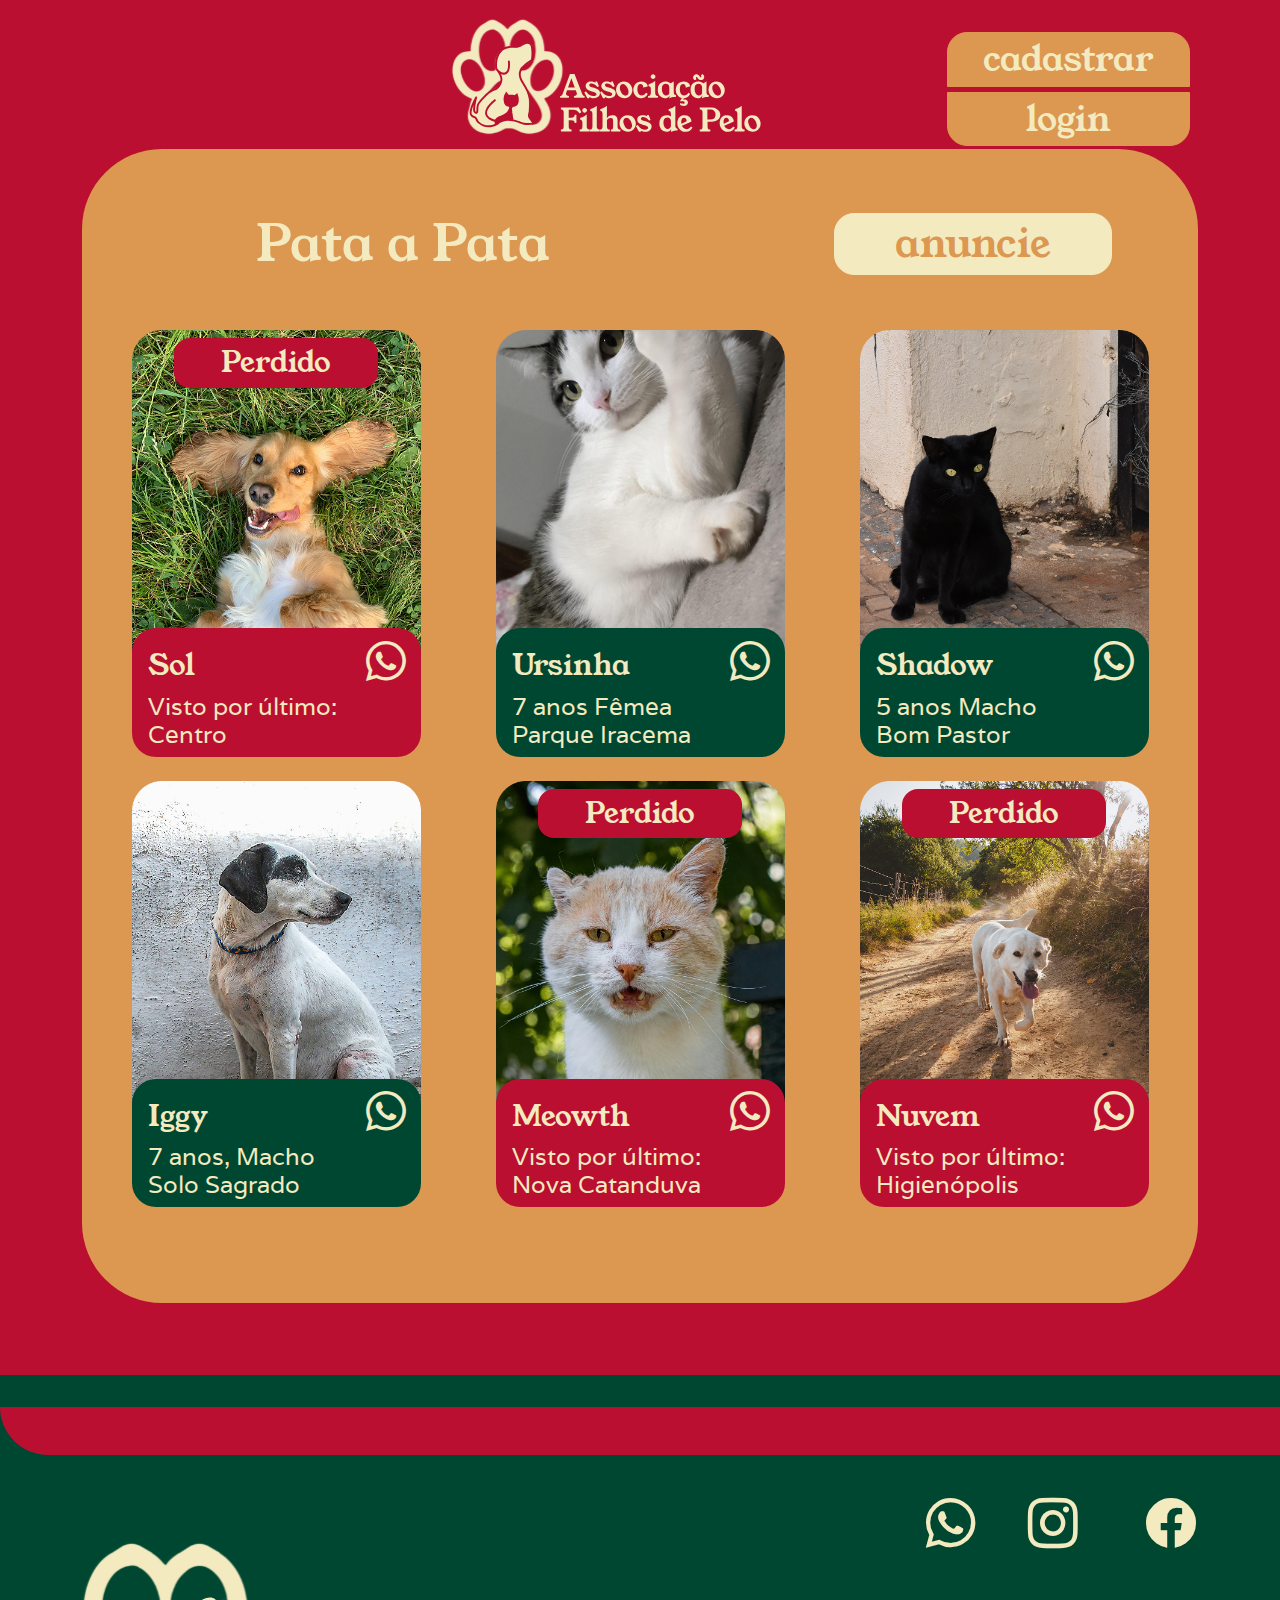
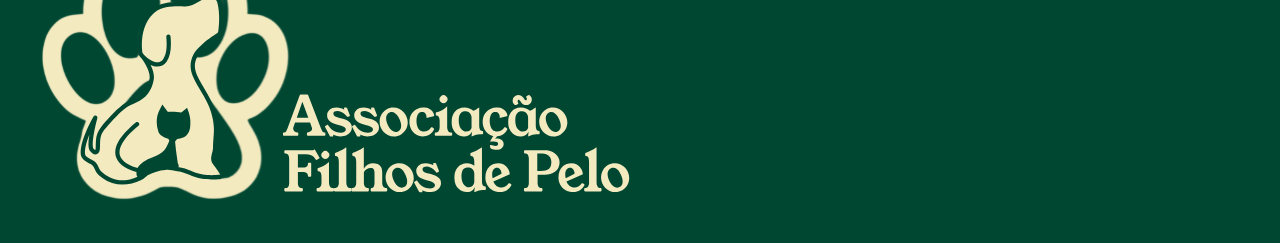
<file: painel.html>
<!--<?php
    require_once('config/conexao.php');
?>-->
<!DOCTYPE html>
<html lang="pt">

<head>
    <meta charset="UTF-8">
    <meta name="viewport" content="width=device-width, initial-scale=1.0">
    <title>Painel de Adoção</title>

    <link rel="shortcut icon" type="png" href="./assets/img/Logo.png">

    <link href="https://cdn.jsdelivr.net/npm/bootstrap@5.3.3/dist/css/bootstrap.min.css" rel="stylesheet"
        integrity="sha384-QWTKZyjpPEjISv5WaRU9OFeRpok6YctnYmDr5pNlyT2bRjXh0JMhjY6hW+ALEwIH" crossorigin="anonymous">
    <link rel="stylesheet" href="https://cdn.jsdelivr.net/npm/bootstrap-icons@1.11.3/font/bootstrap-icons.min.css">
    <script src="https://cdn.jsdelivr.net/npm/bootstrap@5.3.3/dist/js/bootstrap.bundle.min.js"
        integrity="sha384-YvpcrYf0tY3lHB60NNkmXc5s9fDVZLESaAA55NDzOxhy9GkcIdslK1eN7N6jIeHz"
        crossorigin="anonymous"></script>

    <link rel="preconnect" href="https://fonts.googleapis.com">
    <link rel="preconnect" href="https://fonts.gstatic.com" crossorigin>
    <link href="https://fonts.googleapis.com/css2?family=Young+Serif&display=swap" rel="stylesheet">
    <link href="https://fonts.googleapis.com/css2?family=Varela&family=Young+Serif&display=swap" rel="stylesheet">

    <link rel="stylesheet" href="./assets/style/base.css">
</head>

<body class="body-painel">
    <div class="container">
        <div class="row mt-3 linha-painel">
            <div class="col-md-12 col-sm-12 d-flex justify-content-end">
                <img src="assets/img/logo-painel.svg" class="logo-painel">
                <div class="buttons">
                    <input class="botaooth bottop" type="submit" value="cadastrar">
                    <input class="botaooth botbot" type="submit" value="login">
                </div>
            </div>
        </div>
        <div class="painel-orange">
            <div class="row">
                <div class="col-md-7 col-sm-12">
                    <div class="align-items-center" id="first-middle">
                        <h1 class="painel-adocao">Pata a Pata</h1>
                    </div>
                </div>
                <div class="col-md-5 col-sm-12">
                    <div class="align-items-center" id="first-middle">
                        <input class="botao1" type="submit" value="anuncie">
                    </div>
                </div>
            </div>
            <br />
            <div class="row px-4 mt-4">
                <div class="col-md-4 col-sm-12">
                    <div class="align-items-center" id="first-middle">
                        <div class="card card1">
                            <h5 class="card-lost">Perdido</h5>
                            <img src="./assets/img/fAdota1.png" class="card-img-top" style="width: 85%">
                            <div class="card-body card1">
                                <div class="row">
                                    <div class="col-md-9 col-sm-12">
                                        <div class="align-items-center" id="first-middle">
                                            <h5 class="card-title">Sol</h5>
                                        </div>
                                    </div>
                                    <div class="col-md-3 col-sm-12">
                                        <div class="align-items-center" id="first-middle">
                                            <i class="bi bi-whatsapp card-title"></i>
                                        </div>
                                    </div>
                                </div>
                                <p class="card-text">Visto por último: </p>
                                <p class="card-text">Centro</p>
                            </div>
                        </div>
                    </div>
                </div>
                <div class="col-md-4 col-sm-12">
                    <div class="align-items-center" id="first-middle">
                        <div class="card cards">
                            <img src="./assets/img/fAdota2.png" class="card-img-top" style="width: 85%">
                            <div class="card-body cards card-body1">
                                <div class="row">
                                    <div class="col-md-9 col-sm-12">
                                        <div class="align-items-center" id="first-middle">
                                            <h5 class="card-title">Ursinha</h5>
                                        </div>
                                    </div>
                                    <div class="col-md-3 col-sm-12">
                                        <div class="align-items-center" id="first-middle">
                                            <i class="bi bi-whatsapp card-title"></i>
                                        </div>
                                    </div>
                                </div>
                                <p class="card-text">7 anos Fêmea</p>
                                <p class="card-text">Parque Iracema</p>
                            </div>
                        </div>
                    </div>
                </div>
                <div class="col-md-4 col-sm-12">
                    <div class="align-items-center" id="first-middle">
                        <div class="card cards">
                            <img src="./assets/img/fAdota3.png" class="card-img-top" style="width: 85%">
                            <div class="card-body cards card-body1">
                                <div class="row">
                                    <div class="col-md-9 col-sm-12">
                                        <div class="align-items-center" id="first-middle">
                                            <h5 class="card-title">Shadow</h5>
                                        </div>
                                    </div>
                                    <div class="col-md-3 col-sm-12">
                                        <div class="align-items-center" id="first-middle">
                                            <i class="bi bi-whatsapp card-title"></i>
                                        </div>
                                    </div>
                                </div>
                                <p class="card-text">5 anos Macho</p>
                                <p class="card-text">Bom Pastor</p>
                            </div>
                        </div>
                    </div>
                </div>
            </div>
            <div class="row px-4 mt-4">
                <div class="col-md-4 col-sm-12">
                    <div class="align-items-center" id="first-middle">
                        <div class="card cards">
                            <img src="./assets/img/fAdota6.png" class="card-img-top" style="width: 85%">
                            <div class="card-body cards card-body1">
                                <div class="row">
                                    <div class="col-md-9 col-sm-12">
                                        <div class="align-items-center" id="first-middle">
                                            <h5 class="card-title">Iggy</h5>
                                        </div>
                                    </div>
                                    <div class="col-md-3 col-sm-12">
                                        <div class="align-items-center" id="first-middle">
                                            <i class="bi bi-whatsapp card-title"></i>
                                        </div>
                                    </div>
                                </div>
                                <p class="card-text">7 anos, Macho</p>
                                <p class="card-text">Solo Sagrado</p>
                            </div>
                        </div>
                    </div>
                </div>
                <div class="col-md-4 col-sm-12">
                    <div class="align-items-center" id="first-middle">
                        <div class="card card1">
                            <h5 class="card-lost">Perdido</h5>
                            <img src="./assets/img/fAdota5.png" class="card-img-top" style="width: 85%">
                            <div class="card-body card1">
                                <div class="row">
                                    <div class="col-md-9 col-sm-12">
                                        <div class="align-items-center" id="first-middle">
                                            <h5 class="card-title">Meowth</h5>
                                        </div>
                                    </div>
                                    <div class="col-md-3 col-sm-12">
                                        <div class="align-items-center" id="first-middle">
                                            <i class="bi bi-whatsapp card-title"></i>
                                        </div>
                                    </div>
                                </div>
                                <p class="card-text">Visto por último: </p>
                                <p class="card-text">Nova Catanduva</p>
                            </div>
                        </div>
                    </div>
                </div>
                <div class="col-md-4 col-sm-12">
                    <div class="align-items-center" id="first-middle">
                        <div class="card card1">
                            <h5 class="card-lost">Perdido</h5>
                            <img src="./assets/img/fAdota4.png" class="card-img-top" style="width: 85%">
                            <div class="card-body card1">
                                <div class="row">
                                    <div class="col-md-9 col-sm-12">
                                        <div class="align-items-center" id="first-middle">
                                            <h5 class="card-title">Nuvem</h5>
                                        </div>
                                    </div>
                                    <div class="col-md-3 col-sm-12">
                                        <div class="align-items-center" id="first-middle">
                                            <i class="bi bi-whatsapp card-title"></i>
                                        </div>
                                    </div>
                                </div>
                                <p class="card-text">Visto por último: </p>
                                <p class="card-text">Higienópolis</p>
                            </div>
                        </div>
                    </div>
                </div>
            </div>
            <br /> <br /> <br /> <br />
        </div>
    </div>
    <br /> <br /> <br />
    <div class="footer">
        <div class="divider"> </div>
        <div class="row rowcont">
            <div class="col-md-6 col-sm-12">
                <div>
                    <img src="assets/img/logo-footer.svg" class="last">
                </div>
            </div>
            <div class="col-md-6 col-sm-12 final">
                <div class="align-items-center ultimo1">
                    <i class="bi bi-whatsapp social"></i>
                    <i class="bi bi-instagram social"></i>
                    <i class="bi bi-facebook social"></i>
                </div>
            </div>
        </div>
    </div>
</body>

</html>
</file>
<file: assets/style/base.css>
@media (max-width: 768px) {
    #pc-text {
        display: none;
    }

    #img-pc {
        display: none;
    }

    .mobile-text {
        margin: 0 auto;
        margin-bottom: 3rem;
        margin-top: 0.7rem;
        width: 102%;
        display: none;
    }

    .main-title {
        font-size: 3rem;
        margin-top: 0rem;
        margin-bottom: 2rem;
    }

    .middle-dog {
        max-width: 100%;
    }

    #first-middle img {
        width: 90%;
        margin-top: -2.5rem;
    }

    .middle-orange {
        border-radius: 2.5rem 2.5rem 0 0;
        width: 95%;
        height: 100%;
        margin-bottom: -10%;
        z-index: 0;
    }

    .first-middle-text {
        bottom: 4.5rem;
        left: 0;
        padding: 2rem;
        z-index: 2;
        font-size: 1rem;
        display: none;
    }

    #second-middle {
        margin-top: -0.3rem;
    }

    .middle-red {
        background-color: #BA0F30;
        border-radius: 2.5rem;
        width: 100%;
    }

    .second-middle-text {
        font-size: 1.5rem;
        margin-top: 6%;
        margin-left: 6%;
    }

    .about {
        color: #181519;
        font-size: 1rem;
        background-color: #f3eac0;
        padding: 1.5rem;
        text-wrap: pretty;
        align-items: center;
        border-radius: 20px;
        height: auto;
        text-align: center;
        margin-top: 0.5rem;
    }

    #textbox-right {
        margin-left: 5%;
        margin-right: 5%;
    }

    #textbox-left {
        margin-left: 5%;
        margin-right: 5%;
    }

    .middle-orange2 {
        border-radius: 0 0 2.5rem 2.5rem;
        width: 90%;
        z-index: 1;
    }

    .different {
        margin-top: 8rem;
        font-size: 2rem;
    }

    .botao {
        border-radius: 1rem;
        font-size: 1.5rem;
        padding: 0.5rem 1.5rem 0.5rem 1.5rem;
        margin-top: 1rem;
        margin-bottom: 3rem;
    }

    .racao {
        height: 50%;
        width: 120%;
        margin: 0 auto;
        z-index: 1;
        border-radius: 0 0 2.5rem 2.5rem;
        margin-left: -2rem;
    }

    .middle-green {
        width: 90%;
        z-index: -1;
        margin: 0 auto;
        left: 2.5%;
        position: relative;
    }

    .racaometro {
        font-size: 1.7rem;
        margin-top: 1rem;
        margin-bottom: 0.2rem;
    }

    .dados {
        font-size: 0.8rem;
        margin-bottom: 6rem;
    }

    .racometroimages {
        display: flex;
        flex-direction: column;
        margin: 0 auto;
        gap: 10rem;
    }

    .racometroimages img {
        transform: scale(2);
    }

    .ração2 {
        margin-bottom: 5rem;
    }

    .middle-orange3 {
        border-radius: 2.5rem 2.5rem 0 0;
        width: 90%;
        z-index: 1;
    }

    .painel-adocao {
        font-size: 2rem;
        margin-top: 2rem;
        text-overflow: clip;
    }

    .painel {
        width: 100%;
        flex-direction: column;
    }

    .botao1 {
        margin-top: 0.5rem;
        border-radius: 1rem;
        text-align: center;
        font-size: 1.5rem;
        padding: 0em 1.5em 0em 1.5em;
        float: flex-end;
    }

    .px-4 {
        gap: 4rem;
    }

    .card-title {
        font-size: 1.2rem;
        width: 100%;
    }

    .card-lost {
        font-size: 1.2rem;
        width: 100%;
        padding-left: 1rem;
        padding-right: 1rem;
        padding-top: 0.2rem;
        padding-bottom: 0.2rem;
        width: 60%;
        text-align: center;
        z-index: 2;
        position: absolute;
        margin-top: -1.2rem;
        border-radius: 1rem;
    }

    .card-body {
        border-radius: 1rem;
        margin-top: -35%;
        width: 85%;
    }

    .card-body1 {
        border-radius: 1rem;
        margin-top: -35%;
        width: 85%;
    }

    .bi-whatsapp {
        /* isso vai dar problema */
        font-size: 2rem;
        margin-top: -3rem;
        margin-left: 11rem;
    }

    .last-red {
        width: 110%;
    }

    .seta {
        font-size: 5rem;
        width: 100%;
        margin-right: 7.5rem;
        color: #F3EAC0;
    }

    .carousel-inner {
        padding-left: 6rem;
        padding-right: 6rem;
    }

    .card-text {
        font-size: 1rem;
    }

    .middle-red-oth {
        margin-top: -5rem;
        position: relative;
        background-color: #BA0F30;
        border-radius: 2.5rem;
        width: 107.5%;
        left: 3%;
    }

    .middle-red-oth img {
        transform: scale(2.3);
        margin-bottom: 7rem;
    }

    .carroselnew {
        gap: 12rem;
        margin-top: 10rem;
    }

    .second-middle-text-oth {
        font-size: 1.5rem;
        margin-bottom: -3rem;
        margin-top: 6%;
        margin-left: 6%;
        font-family: "Young Serif", serif;
        color: #F3EAC0;
    }

    .last {
        margin-bottom: 2rem;
        width: 350px;
        margin: 0 auto;
        height: auto;
    }

    .final{
        margin: 0 auto;
        padding-right: 5rem;
    }
}

@media (min-width: 768px) {
    #img-cell {
        display: none;
    }

    .mobile-text {
        display: none;
    }

    .main-title {
        font-size: 6.5rem;
        margin-bottom: -3rem;
        margin-top: -1rem;
    }

    .middle-dog {
        max-width: 80%;
    }

    #first-middle img {
        width: 40%;
    }

    .middle-orange {
        border-radius: 9.5rem 9.5rem 0 0;
        width: 102%;
        height: 80%;
        margin-bottom: -15%;
        z-index: 0;
    }

    .first-middle-text {
        bottom: 4.5rem;
        left: 0;
        padding: 3rem;
        z-index: 2;
        font-size: 1.7rem;
    }

    #second-middle {
        margin-top: -7rem;
    }

    .middle-red {
        background-color: #BA0F30;
        border-radius: 9.5rem;
        width: 106%;
        margin-bottom: -1.5rem;
    }

    .second-middle-text {
        font-size: 3.2rem;
        margin-top: 6%;
        margin-left: 8%;
    }

    .about {
        color: #181519;
        font-size: 1.6rem;
        background-color: #f3eac0;
        padding-left: 2rem;
        padding-right: 2rem;
        padding-top: 2.5rem;
        text-wrap: pretty;
        align-items: center;
        border-radius: 20px;
        height: 13rem;
        text-align: center;
    }

    #textbox-right {
        margin-right: 15%;
    }

    #textbox-left {
        margin-left: 15%;
    }

    .third-middle img {
        max-width: 80%;
    }

    .middle-orange2 {
        border-radius: 0 0 9.5rem 9.5rem;
        width: 105%;
        margin-top: -40px;
    }

    .different {
        margin-top: 10rem;
        font-size: 3.2rem;
    }

    .botao {
        border-radius: 30px;
        font-size: 2.3rem;
        padding: 1rem 3rem 1rem 3rem;
        margin-top: 2rem;
    }

    .racao {
        margin-top: -1.7rem;
        height: 80%;
        width: 100%;
        z-index: 1;
        border-radius: 0 0 5rem 5rem;
    }

    .middle-green {
        width: 95%;
        margin-top: -40px;
        z-index: -1;
    }

    .racaometro {
        font-size: 3.2rem;
        margin-top: 6rem;
        margin-bottom: -0.4rem;
    }

    .dados {
        font-size: 1rem;
        margin-left: 16%;
        margin-bottom: -4rem;
    }

    .racometroimages {
        margin: 0 auto;
        gap: 16rem;
    }

    .middle-orange3 {
        border-radius: 9.5rem 9.5rem 0 0;
        width: 110%;
        z-index: 1;
    }

    .painel-adocao {
        margin-top: 4rem;
        font-size: 3.2rem;
        text-overflow: clip;
    }

    .painel {
        width: 100%;
        gap: 200px;
    }

    .botao1 {
        margin-top: 4rem;
        border-radius: 20px;
        text-align: center;
        font-size: 2.5rem;
        padding: 0em 1.5em 0em 1.5em;
        float: flex-end;
    }

    .card-title {
        font-size: 1.8rem;
        width: 100%;
    }

    .card-lost {
        font-size: 1.8rem;
        width: 100%;
        padding-left: 1rem;
        padding-right: 1rem;
        padding-top: 0.2rem;
        padding-bottom: 0.2rem;
        width: 60%;
        text-align: center;
        z-index: 2;
        position: absolute;
        margin-top: 0.5rem;
        border-radius: 1rem;
    }

    .card-body {
        border-radius: 1.5rem;
        margin-top: -30%;
        width: 85%;
    }

    .card-body1 {
        border-radius: 1.5rem;
        margin-top: -30%;
        width: 85%;
    }

    .bi-whatsapp {
        font-size: 2.5rem;
        margin-top: -0.7rem;
        margin-right: -1rem;
    }

    .last-red {
        width: 110%;
    }

    .seta {
        font-size: 4rem;
        margin-right: 50px;
        color: #F3EAC0;
    }

    .carousel-inner {
        padding-left: 8rem;
        padding-right: 8rem;
    }

    .card-text {
        font-size: 1.5rem;
    }

    .middle-red-oth {
        background-color: #BA0F30;
        border-radius: 7rem;
        width: 110%;
    }

    .second-middle-text-oth {
        font-size: 3.2rem;
        margin-top: 6%;
        margin-left: 6%;
        font-family: "Young Serif", serif;
        color: #F3EAC0;
    }

    .last {
        margin-top: 5rem;
        margin-bottom: 2rem;
        width: 600px;
        height: auto;
    }
    .final{
            padding-right: 10rem;
    }
}

body::-webkit-scrollbar {
    display: none;
}

/* body css */

body {
    margin: 0;
    padding: 0;
    overflow: auto;
    overflow-x: hidden;
    background-color: #f3eac0;
}

p {
    font-family: "Varela", sans-serif;
    line-height: 95%;
    letter-spacing: -3%;
    text-wrap: balance;
}


/* hero section css */

.main-title {
    text-align: center;
    font-family: "Young Serif", serif;
    color: #181519;
}

#first-middle {
    position: relative;
    display: flex;
    justify-content: center;
    align-items: center;
}

.first-middle-text {
    position: absolute;
    color: #F3EAC0;
    font-family: "Varela", sans-serif;
}

.middle-orange {
    background-color: #DC9750;
    position: absolute;
    bottom: 0;
}

.middle-dog {
    position: relative;
    z-index: 1;
    height: auto;
}

/* about section css */

#second-middle {
    display: flex;
    justify-content: center;
    align-items: center;
    position: relative;
    z-index: 2;
    flex-direction: column;
}

.second-middle-text {
    font-family: "Young Serif", serif;
    color: #F3EAC0;
}

.latinhastext {
    font-size: 1.3rem;
    font-family: "Young Serif", serif;
    color: #F3EAC0;
    text-align: right;
    margin-right: -7rem;
}

.agendastext {
    margin-left: -8rem;
}

.second-about {
    font-family: "Young Serif", serif;
    color: #F3EAC0;
    font-size: 1.6rem;
    text-align: center;
}

.third-middle img {
    height: auto;
    display: block;
    margin: 0 auto;
    text-align: center;
}

.third-content {
    display: flex;
    flex-direction: column;
    align-items: center;
    text-align: center;
    margin: 0;
    padding: 0;
}

/* doação section css */

.middle-orange2 {
    background-color: #DC9750;
    display: block;
    margin: 0 auto;
    text-align: center;
    z-index: 1;
    margin-top: -5rem;
}

.different {
    text-align: center;
    font-family: "Young Serif", serif;
    color: #F3EAC0;
}

.botao {
    font-family: "Young Serif", serif;
    color: #DC9750;
    background-color: #F3EAC0;
    border: solid 1px #F3EAC0;
    text-align: center;
    align-items: center;
    justify-content: center;
}

/* ração section css */

.middle-green {
    background-color: #004732;
    margin: 0 auto;
    align-items: center;
    bottom: 0;
}

.racaometro {
    color: #F3EAC0;
    font-family: "Young Serif", serif;
    text-align: center;
}

.dados {
    color: #F3EAC0;
    text-align: center;
}

.racometroimages {
    align-items: center;
    text-align: center;
    justify-content: center;
    display: flex;
}

/* painel de adoção */

.middle-orange3 {
    background-color: #DC9750;
    display: flexbox;
    margin: 0 auto;
    text-align: center;
    margin-top: -7rem;
}

.painel-adocao {
    font-family: "Young Serif", serif;
    color: #F3EAC0;
}

.botao1 {
    font-family: "Young Serif", serif;
    color: #DC9750;
    background-color: #F3EAC0;
    border: solid 1px #F3EAC0;
}

.card1,
.cards {
    background: none;
    border: none;
    align-items: center;
}

.card-body {
    background-color: #BA0F30;
}

.card-body1 {
    background-color: #004732;
}

.card-title {
    font-family: "Young Serif", serif;
    color: #F3EAC0;
    text-align: left;
    line-height: 150%;
    letter-spacing: -3%;
    text-wrap: balance;
}

.card-lost {
    font-family: "Young Serif", serif;
    color: #F3EAC0;
    text-align: left;
    line-height: 150%;
    letter-spacing: -3%;
    text-wrap: balance;
    background-color: #BA0F30;
    text-align: center;
    z-index: 2;
    position: absolute;
}

.card-text {
    font-family: "Varela", sans-serif;
    color: #F3EAC0;
    text-align: left;
    line-height: 50%;
    letter-spacing: -3%;
    text-wrap: balance;
}

/**************************************************************/

/*painel de adoção*/
.body-painel {
    margin: 0;
    padding: 0;
    overflow: auto;
    overflow-x: hidden;
    background-color: #BA0F30;
}

.linha-painel {
    margin-right: 60px;
}

#painel {
    display: flex;
    justify-content: center;
    align-items: center;
    position: relative;
    z-index: 2;
    flex-direction: column;
    width: 100%;
}

.painel-orange {
    background-color: #DC9750;
    border-radius: 5rem;
    width: 100%;
    display: block;
    margin: 0 auto;
    text-align: center;
    margin-top: 10px;
    z-index: 1;
}

.logo-painel,
.nome-painel {
    color: #F3EAC0;
    width: 30%;
    margin: 0 auto;
}

.nome-painel {
    font-family: "Young Serif", serif;
}

.buttons {
    margin-top: 1rem;
    margin-right: -4rem;
    position: absolute;
    display: flex;
    flex-direction: column;
}

.botaooth {
    font-family: "Young Serif", serif;
    color: #F3EAC0;
    background-color: #DC9750;
    border: solid 1px #DC9750;
    text-align: center;
    font-size: 2.2rem;
    padding: 0em 1em 0em 1em;
    float: flex-end;
    margin-bottom: 0.3rem;
}

.bottop {
    border-radius: 20px 20px 0 0;
}

.botbot {
    border-radius: 0 0 20px 20px;
}

/*footer*/

.footer {
    background-color: #004732;
    width: 105%;
    text-align: center;
    z-index: 0;
    padding: 0;
    position: absolute;
    left: 0;
}

.divider-main {
    width: 95.5%;
    left: 0;
    height: 3rem;
    margin-bottom: 1rem;
    background-color: #F3EAC0;
    border-radius: 0rem 0rem 20rem 20rem;
}

.divider {
    width: 100%;
    height: 3rem;
    background-color: #BA0F30;
    border-radius: 0rem 0rem 10rem 10rem;
    margin-top: 2rem;
    
}

.different1 {
    margin-top: 90px;
    text-align: left;
    font-family: "Young Serif", serif;
    color: #F3EAC0;
    font-size: 3.2rem;
}

.social {
    font-family: "Young Serif", serif;
    color: #F3EAC0;
    font-size: 50px;
    margin-top: 2rem;
    margin-left: 3rem;
}

.ultimo1 {
    display: flex;
    gap: 20px;
}

.final {
    display: flex;
    flex-direction: column;
    justify-content: space-between;
    align-items: flex-end;
}
</file>
